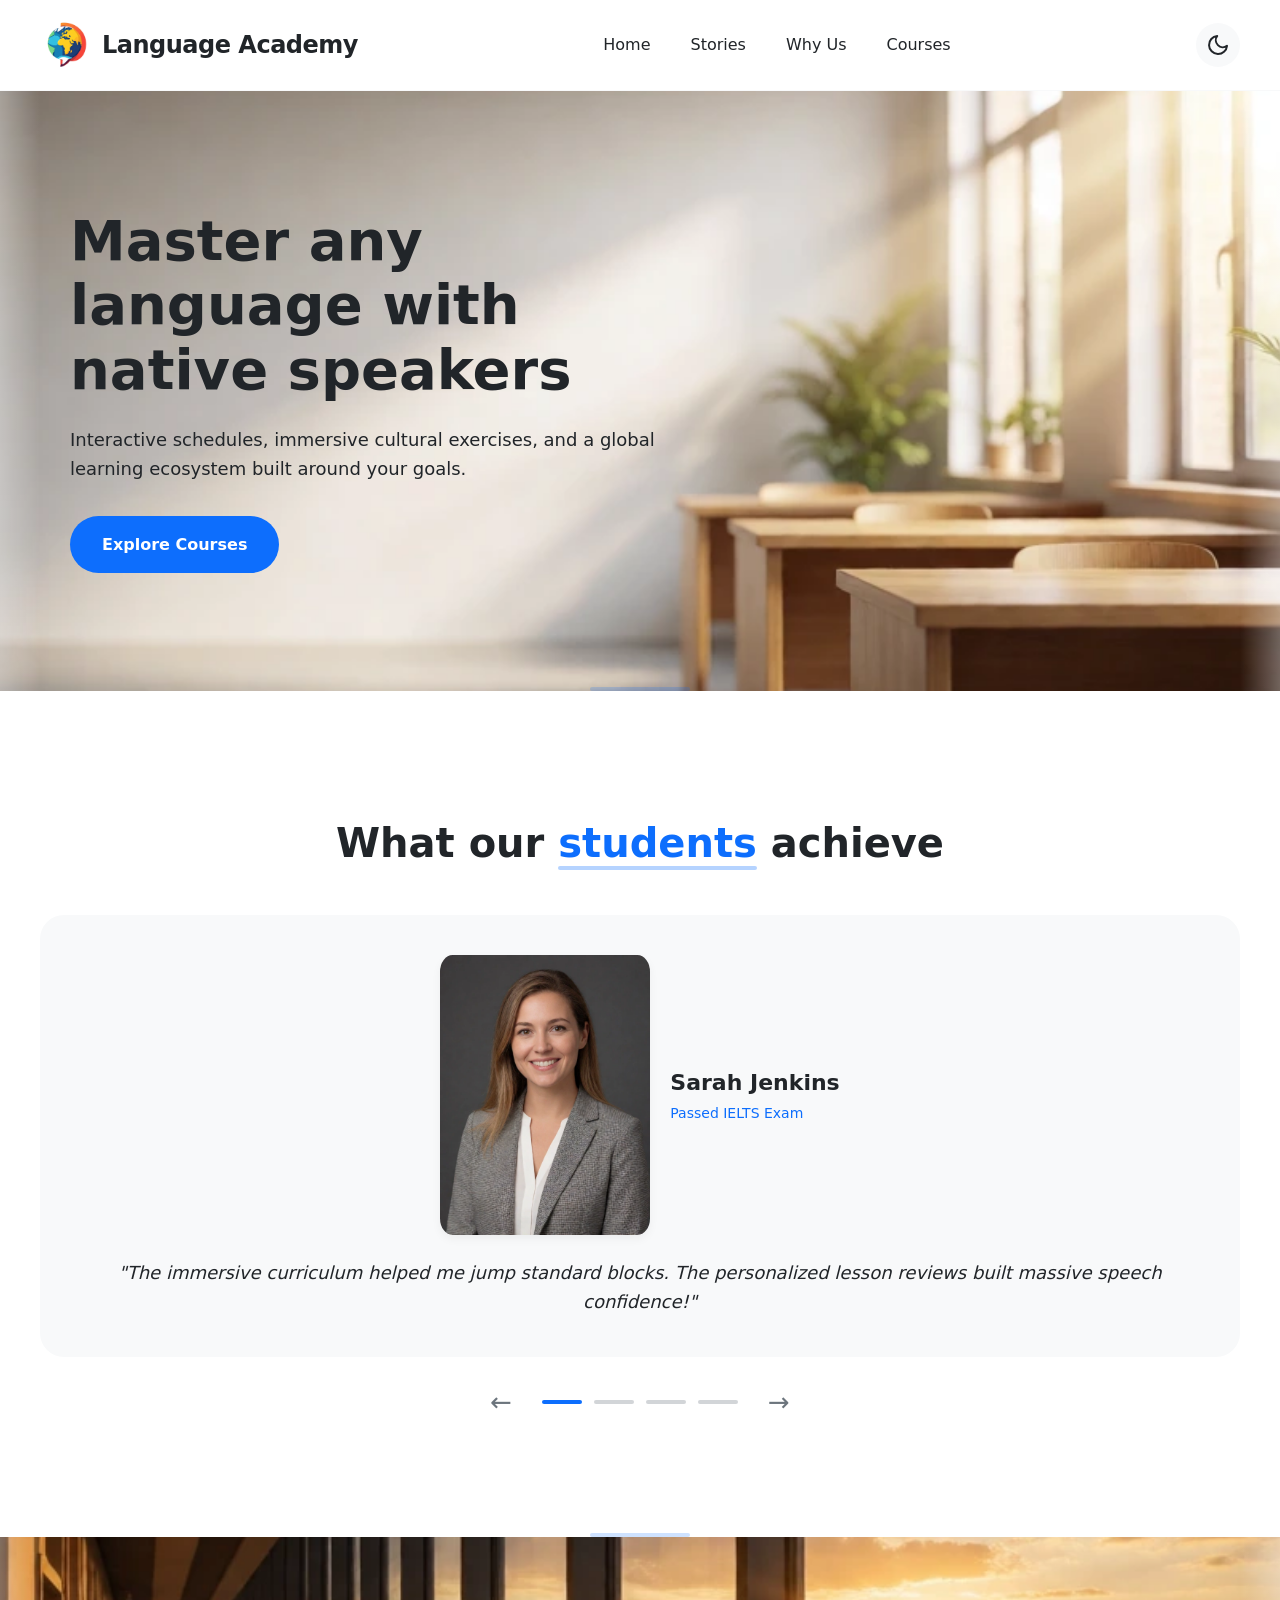
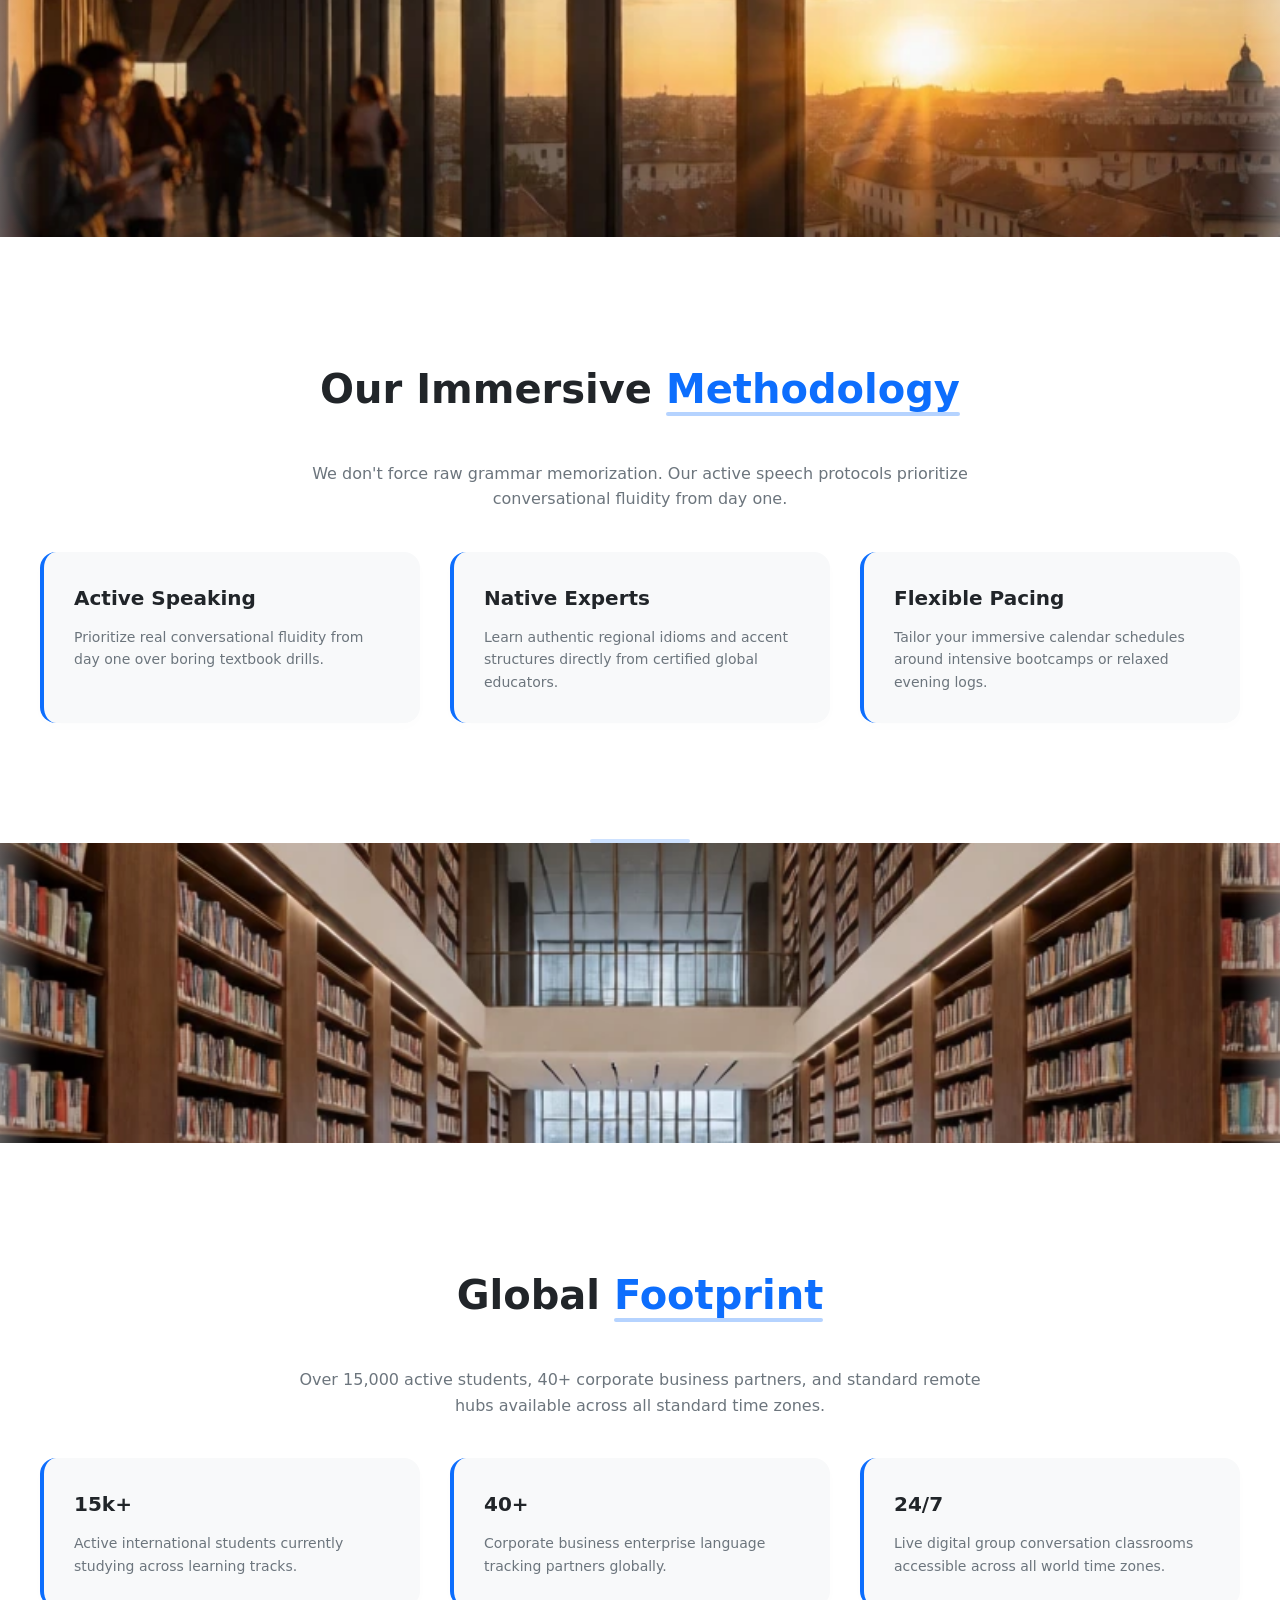
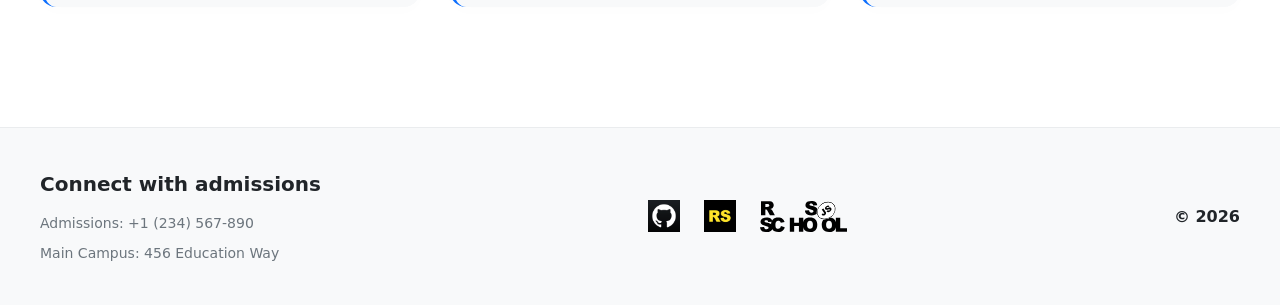
<file: language-academy/index.html>
<!DOCTYPE html>
<html lang="en" data-theme="light">
<head>
  <meta charset="UTF-8">
  <meta name="viewport" content="width=device-width, initial-scale=1.0">
  <title>Language Academy - Home</title>
  <link rel="icon" type="image/png" href="./favicon.png">
  <link rel="stylesheet" href="./css/style.css">
  <script>
    const savedTheme = localStorage.getItem('app-theme') || 'light';
    document.documentElement.setAttribute('data-theme', savedTheme);
  </script>
</head>
<body>

  <header class="header">
    <div class="container header__container">
      <a href="index.html" class="header__logo" aria-label="Language Academy Home">
        <img src="./assets/img/logo.png" alt="Language Academy logo" class="header__logo-img">
        <span class="header__logo-text">Language Academy</span>
      </a>
      
      <nav class="header__nav">
        <ul class="header__nav-list">
          <li><a href="index.html#hero" class="header__nav-link">Home</a></li>
          <li><a href="index.html#testimonials" class="header__nav-link">Stories</a></li>
          <li><a href="index.html#benefits" class="header__nav-link">Why Us</a></li>
          <li><a href="catalog.html" class="header__nav-link">Courses</a></li>
        </ul>
      </nav>

      <div class="header__controls">
        <button id="theme-btn" class="theme-toggle" aria-label="Toggle display theme">
          <svg class="theme-icon theme-icon--moon" xmlns="http://www.w3.org/2000/svg" viewBox="0 0 24 24" fill="none" stroke="currentColor" stroke-width="2" stroke-linecap="round" stroke-linejoin='round'>
            <path d="M21 12.79A9 9 0 1 1 11.21 3 7 7 0 0 0 21 12.79z"></path>
          </svg>
          <svg class="theme-icon theme-icon--sun" xmlns="http://www.w3.org/2000/svg" viewBox="0 0 24 24" fill="none" stroke="currentColor" stroke-width="2" stroke-linecap="round" stroke-linejoin="round">
            <circle cx="12" cy="12" r="5"></circle>
            <line x1="12" y1="1" x2="12" y2="3"></line>
            <line x1="12" y1="21" x2="12" y2="23"></line>
            <line x1="4.22" y1="4.22" x2="5.64" y2="5.64"></line>
            <line x1="18.36" y1="18.36" x2="19.78" y2="19.78"></line>
            <line x1="1" y1="12" x2="3" y2="12"></line>
            <line x1="21" y1="12" x2="23" y2="12"></line>
            <line x1="4.22" y1="19.78" x2="5.64" y2="18.36"></line>
            <line x1="18.36" y1="5.64" x2="19.78" y2="4.22"></line>
          </svg>
        </button>
        <button class="burger-btn burger-toggle" aria-label="Open mobile navigation menu" aria-expanded="false">
          <span class="burger-btn__line"></span>
          <span class="burger-btn__line"></span>
        </button>
      </div>
    </div>
  </header>

  <main class="main">
    
    <section id="hero" class="section hero">
      <div class="container hero__container">
        <div class="hero__content">
          <h1 class="hero__title">Master any language with native speakers</h1>
          <p class="hero__description">Interactive schedules, immersive cultural exercises, and a global learning ecosystem built around your goals.</p>
          <a href="catalog.html" class="btn btn--primary">Explore Courses</a>
        </div>
      </div>
    </section>

    <section id="testimonials" class="section slider-section">
      <div class="container slider-section__container">
        <h2 class="section-title">What our <em>students</em> achieve</h2>
        <div class="slider__track-wrapper">
          <ul class="slider__track">
            <li class="slide active">
              <article class="slide__profile">
                <img src="./assets/img/students/student-sarah.webp" alt="Sarah Jenkins" class="slide__avatar" loading="lazy">
                  <div class="slide__meta-wrapper">
                    <h3 class="slide__name">Sarah Jenkins</h3>
                    <span class="slide__meta">Passed IELTS Exam</span>
                  </div>
              </article>
              <p class="slide__text">"The immersive curriculum helped me jump standard blocks. The personalized lesson reviews built massive speech confidence!"</p>
            </li>
            <li class="slide">
              <article class="slide__profile">
                <img src="./assets/img/students/student-alejandro.webp" alt="Alejandro Gomez" class="slide__avatar" loading="lazy">
                  <div class="slide__meta-wrapper">
                    <h3 class="slide__name">Alejandro Gomez</h3>
                    <span class="slide__meta">Advanced DELE B2 Level</span>
                  </div>
              </article>
              <p class="slide__text">"Outstanding pronunciation drills. The interactive speech protocols allowed me to transition into international business roles smoothly."</p>
            </li>
            <li class="slide">
              <article class="slide__profile">
                <img src="./assets/img/students/student-yuki.webp" alt="Yuki Tanaka" class="slide__avatar" loading="lazy">
                  <div class="slide__meta-wrapper">
                    <h3 class="slide__name">Yuki Tanaka</h3>
                    <span class="slide__meta">Passed JLPT N2 Exam</span>
                  </div>
              </article>
              <p class="slide__text">"The curriculum structure is top-notch. Learning structural Kanji tokens paired with native speaker discussions built true fluency."</p>
            </li>
            <li class="slide">
              <article class="slide__profile">
                <img src="./assets/img/students/student-tomasz.webp" alt="Tomasz Kowalski" class="slide__avatar" loading="lazy">
                <div class="slide__meta-wrapper">
                  <h3 class="slide__name">Tomasz Kowalski</h3>
                  <span class="slide__meta">Passed B2 Cert Exam</span>
                </div>
              </article>
              <p class="slide__text">"The case-ending drills were incredibly structured. Transitioning from basic vocabulary phrases into full fluid dialogue felt natural and fast!"</p>
            </li>
          </ul>
        </div>
        <div class="slider__controls">
          <button class="slider__arrow slider__arrow--prev" aria-label="Previous slide">&larr;</button>
          <div class="slider__pagination">
            <span class="slider__dot active"></span>
            <span class="slider__dot"></span>
            <span class="slider__dot"></span>
            <span class="slider__dot"></span>
          </div>
          <button class="slider__arrow slider__arrow--next" aria-label="Next slide">&rarr;</button>
        </div>
      </div>
    </section>

    <div class="banner-divider-1" aria-hidden="true"></div>

    <section id="benefits" class="section benefits">
      <div class="container benefits__container">
        <h2 class="section-title">Our Immersive <em>Methodology</em></h2>
        <p class="benefits__text">We don't force raw grammar memorization. Our active speech protocols prioritize conversational fluidity from day one.</p>
        
        <div class="benefits__grid">
          <div class="feature-card">
            <h3>Active Speaking</h3>
            <p>Prioritize real conversational fluidity from day one over boring textbook drills.</p>
          </div>
          <div class="feature-card">
            <h3>Native Experts</h3>
            <p>Learn authentic regional idioms and accent structures directly from certified global educators.</p>
          </div>
          <div class="feature-card">
            <h3>Flexible Pacing</h3>
            <p>Tailor your immersive calendar schedules around intensive bootcamps or relaxed evening logs.</p>
          </div>
        </div>
      </div>
    </section>

    <div class="banner-divider-2" aria-hidden="true"></div>

    <section id="stats" class="section stats">
      <div class="container stats__container">
        <h2 class="section-title">Global <em>Footprint</em></h2>
        <p class="stats__text">Over 15,000 active students, 40+ corporate business partners, and standard remote hubs available across all standard time zones.</p>
        
        <div class="stats__grid">
          <div class="feature-card">
            <h3>15k+</h3>
            <p>Active international students currently studying across learning tracks.</p>
          </div>
          <div class="feature-card">
            <h3>40+</h3>
            <p>Corporate business enterprise language tracking partners globally.</p>
          </div>
          <div class="feature-card">
            <h3>24/7</h3>
            <p>Live digital group conversation classrooms accessible across all world time zones.</p>
          </div>
        </div>
      </div>
    </section>

  </main>

  <footer class="footer">
    <div class="container footer__container">
      <div class="footer__info">
        <h2 class="footer__title">Connect with admissions</h2>
        <a href="tel:+1234567890" class="footer__link">Admissions: +1 (234) 567-890</a>
        <a href="https://www.google.com/maps/place/Big+Ben/@51.5007325,-0.1272003,17z/data=!3m2!4b1!5s0x47d8e55e300273ad:0x64ade3f4995c75cd!4m6!3m5!1s0x487604c38c8cd1d9:0xb78f2474b9a45aa9!8m2!3d51.5007292!4d-0.1246254!16zL20vMDI2eWRj?entry=ttu&g_ep=EgoyMDI2MDkyMC4wIKXMDSoASAFQAw%3D%3D" target="_blank" rel="noopener noreferrer" class="footer__link">Main Campus: 456 Education Way</a>
      </div>
      <div class="footer-links">
        <a href="https://github.com/Yauheni-Silkou" target="_blank" rel="noopener noreferrer">
          <img src="./assets/img/footer/github-logo.png" alt="GitHub">
        </a>
        <a href="https://rs.school/courses/javascript-preschool-ru" target="_blank" rel="noopener noreferrer">
          <img src="./assets/img/footer/rs-school-logo.png" alt="RS School Preschool">
        </a>
        <a href="https://rs.school/courses/javascript" target="_blank" rel="noopener noreferrer">
          <img src="./assets/img/footer/rs-school-label.svg" alt="RS School JS Course">
        </a>
      </div>
      
      <div class="footer-year">© 2026</div>
    </div>
  </footer>
  <script src="./js/theme.js"></script>
  <script src="./js/slider.js"></script>
</body>
</html>
</file>
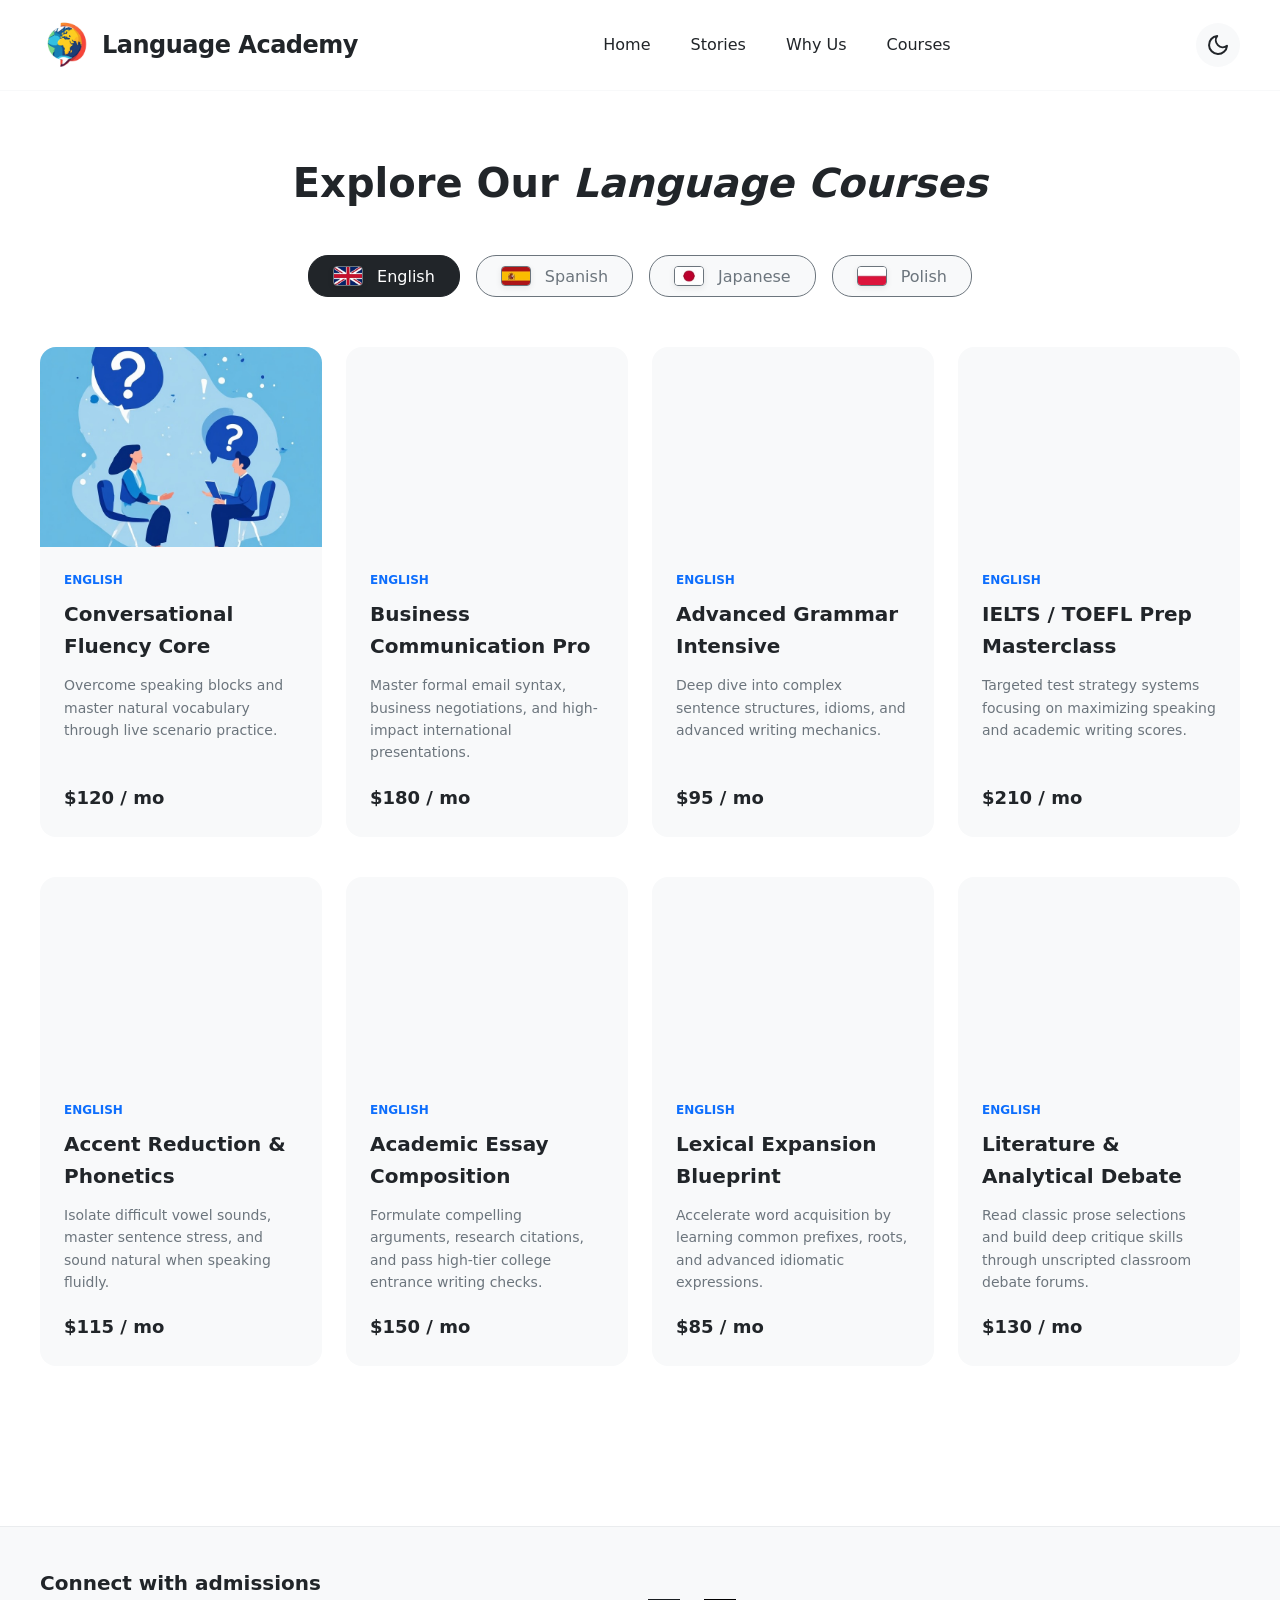
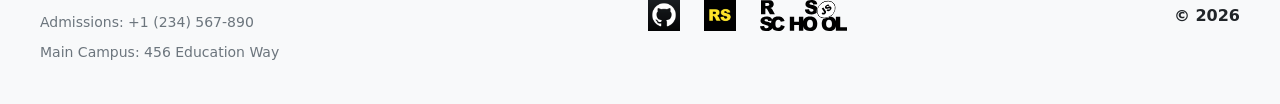
<file: language-academy/catalog.html>
<!DOCTYPE html>
<html lang="en" data-theme="light">
<head>
  <meta charset="UTF-8">
  <meta name="viewport" content="width=device-width, initial-scale=1.0">
  <title>Language Academy - Courses</title>
  <link rel="icon" type="image/png" href="./favicon.png">
  <link rel="stylesheet" href="./css/style.css">
  <script>
    const savedTheme = localStorage.getItem('app-theme') || 'light';
    document.documentElement.setAttribute('data-theme', savedTheme);
  </script>
</head>
<body>

  <header class="header">
    <div class="container header__container">
      <a href="index.html" class="header__logo" aria-label="Language Academy Home">
        <img src="./assets/img/logo.png" alt="Language Academy logo" class="header__logo-img">
        <span class="header__logo-text">Language Academy</span>
      </a>
      
      <nav class="header__nav">
        <ul class="header__nav-list">
          <li><a href="index.html#hero" class="header__nav-link">Home</a></li>
          <li><a href="index.html#testimonials" class="header__nav-link">Stories</a></li>
          <li><a href="index.html#benefits" class="header__nav-link">Why Us</a></li>
          <li><a href="catalog.html" class="header__nav-link">Courses</a></li>
        </ul>
      </nav>

      <div class="header__controls">
        <button id="theme-btn" class="theme-toggle" aria-label="Toggle display theme">
          <svg class="theme-icon theme-icon--moon" xmlns="http://www.w3.org/2000/svg" viewBox="0 0 24 24" fill="none" stroke="currentColor" stroke-width="2" stroke-linecap="round" stroke-linejoin='round'>
            <path d="M21 12.79A9 9 0 1 1 11.21 3 7 7 0 0 0 21 12.79z"></path>
          </svg>
          <svg class="theme-icon theme-icon--sun" xmlns="http://www.w3.org/2000/svg" viewBox="0 0 24 24" fill="none" stroke="currentColor" stroke-width="2" stroke-linecap="round" stroke-linejoin="round">
            <circle cx="12" cy="12" r="5"></circle>
            <line x1="12" y1="1" x2="12" y2="3"></line>
            <line x1="12" y1="21" x2="12" y2="23"></line>
            <line x1="4.22" y1="4.22" x2="5.64" y2="5.64"></line>
            <line x1="18.36" y1="18.36" x2="19.78" y2="19.78"></line>
            <line x1="1" y1="12" x2="3" y2="12"></line>
            <line x1="21" y1="12" x2="23" y2="12"></line>
            <line x1="4.22" y1="19.78" x2="5.64" y2="18.36"></line>
            <line x1="18.36" y1="5.64" x2="19.78" y2="4.22"></line>
          </svg>
        </button>
        <button class="burger-btn burger-toggle" aria-label="Open mobile navigation menu" aria-expanded="false">
          <span class="burger-btn__line"></span>
          <span class="burger-btn__line"></span>
        </button>
      </div>
    </div>
  </header>

  <main class="main">
    <section class="catalog">
      <div class="container catalog__container">
        <h1 class="catalog__title">Explore Our <em>Language Courses</em></h1>

        <div class="catalog__categories">
          <button class="category-btn active" data-category="english">
            <img class="category-btn--flag" src="./assets/img/flags/flag-uk.jpg" alt="Flag of United Kingdom">
            English
          </button>
          <button class="category-btn" data-category="spanish">
            <img class="category-btn--flag" src="./assets/img/flags/flag-spain.jpg" alt="Flag of Spain">
            Spanish
          </button>
          <button class="category-btn" data-category="japanese">
            <img class="category-btn--flag" src="./assets/img/flags/flag-japan.jpg" alt="Flag of Japan">
            Japanese
          </button>
          <button class="category-btn" data-category="polish">
            <img class="category-btn--flag" src="./assets/img/flags/flag-poland.jpg" alt="Flag of Poland">
            Polish
          </button>
        </div>

        <div class="catalog__grid"></div>
        <div class="catalog__pagination">
          <button class="btn btn--secondary" id="load-more-btn">View More Tiers</button>
        </div>

      </div>
    </section>
  </main>
  <footer class="footer">
    <div class="container footer__container">
      <div class="footer__info">
        <h2 class="footer__title">Connect with admissions</h2>
        <a href="tel:+1234567890" class="footer__link">Admissions: +1 (234) 567-890</a>
        <a href="https://www.google.com/maps/place/Big+Ben/@51.5007325,-0.1272003,17z/data=!3m2!4b1!5s0x47d8e55e300273ad:0x64ade3f4995c75cd!4m6!3m5!1s0x487604c38c8cd1d9:0xb78f2474b9a45aa9!8m2!3d51.5007292!4d-0.1246254!16zL20vMDI2eWRj?entry=ttu&g_ep=EgoyMDI2MDkyMC4wIKXMDSoASAFQAw%3D%3D" target="_blank" rel="noopener noreferrer" class="footer__link">Main Campus: 456 Education Way</a>
      </div>
      <div class="footer-links">
        <a href="https://github.com" target="_blank" rel="noopener noreferrer">
          <img src="./assets/img/footer/github-logo.png" alt="GitHub">
        </a>
        <a href="https://rs.school" target="_blank" rel="noopener noreferrer">
          <img src="./assets/img/footer/rs-school-logo.png" alt="RS School Preschool">
        </a>
        <a href="https://rs.school" target="_blank" rel="noopener noreferrer">
          <img src="./assets/img/footer/rs-school-label.svg" alt="RS School JS Course">
        </a>
      </div>
      <div class="footer-year">© 2026</div>
    </div>
  </footer>

  <div class="modal-overlay" id="course-modal">
    <div class="modal-container">
      <button class="modal-close" aria-label="Close modal window">&times;</button>
      <div id="modal-dynamic-content">
      </div>
    </div>
  </div>

  <script src="./js/theme.js"></script>
  <script src="./js/catalog.js"></script>
</body>
</html>
</file>
<file: language-academy/css/style.css>
/* --- 1. THEME DESIGN PALETTE MATRIX --- */

:root {
  --bg-primary: #ffffff;
  --bg-secondary: #f8f9fa;
  --text-main: #212529;
  --text-muted: #6c757d;
  --btn-border: #6c757d;
  --accent-color: #0d6efd;
  --accent-hover: #0b5ed7;
  --card-hover: #c4dff5;
  --transition-speed: 0.3s;
}

[data-theme="dark"] {
  --bg-primary: #121212;
  --bg-secondary: #1e1e1e;
  --text-main: #f8f9fa;
  --text-muted: #a0a0a0;
  --btn-border: #ffffff;
  --accent-color: #3985ff;
  --accent-hover: #5495ff;
  --card-hover: #041c42;
}

/* --- 2. UNIVERSAL LAYOUT RESETS --- */

* {
  box-sizing: border-box;
  margin: 0;
  padding: 0;
}

html {
  scroll-behavior: smooth;
}

body {
  background-color: var(--bg-primary);
  color: var(--text-main);
  font-family: 'Segoe UI', system-ui, -apple-system, sans-serif;
  line-height: 1.6;
  overflow-x: hidden;
  transition: background-color var(--transition-speed) ease, 
              color var(--transition-speed) ease;
}

.container {
  width: 100%;
  max-width: 1440px;
  margin: 0 auto;
  padding: 0 40px;
}

img {
  max-width: 100%;
  height: auto;
  display: block;
}

a {
  text-decoration: none;
  color: inherit;
}

button {
  cursor: pointer;
  border: none;
  background: none;
  font-family: inherit;
}

/* --- 3. HEADER LAYOUT STYLES --- */

.header {
  position: sticky;
  top: 0;
  z-index: 100;
  background-color: var(--bg-primary);
  border-bottom: 1px solid var(--bg-secondary);
}

.header__container {
  display: flex;
  justify-content: space-between;
  align-items: center;
  height: 90px;
}

.header__logo {
  display: flex;
  align-items: center;
  gap: 12px;
  font-size: 24px;
  font-weight: 700;
  letter-spacing: -0.5px;
}

.header__logo-img {
  width: 50px;
  height: 50px;
  object-fit: contain;
  border-radius: 8px;
}

.header__nav-list {
  display: flex;
  list-style: none;
  gap: 40px;
}

.header__nav-link {
  font-weight: 500;
}

.header__controls {
  display: flex;
  align-items: center;
  gap: 20px;
}

.burger-btn {
  display: none;
}

/* --- 4. INLINE SVG THEME TOGGLE CONTROL --- */

.theme-toggle {
  width: 44px;
  height: 44px;
  border-radius: 50%;
  background-color: var(--bg-secondary);
  display: flex;
  align-items: center;
  justify-content: center;
  border: none;
}

.theme-icon {
  width: 24px;
  height: 24px;
  color: var(--text-main);
}

[data-theme="light"] .theme-icon--sun { display: none; }
[data-theme="light"] .theme-icon--moon { display: block; }
[data-theme="dark"] .theme-icon--moon { display: none; }
[data-theme="dark"] .theme-icon--sun { display: block; }

/* --- 5. MAIN CONTENT LAYOUT BLOCKS --- */

.main {
  display: block;
}

.section {
  padding: 120px 0;
  position: relative;
}

.section:not(:last-of-type)::after {
  content: '';
  position: absolute;
  bottom: 0;
  left: 50%;
  transform: translateX(-50%);
  width: 100px;
  height: 4px;
  background-color: var(--accent-color);
  opacity: 0.2;
  border-radius: 2px;
}

.section-title {
  font-size: 40px;
  font-weight: 700;
  margin-bottom: 40px;
  text-align: center;
}

.section-title em {
  font-style: normal;
  color: var(--accent-color);
  position: relative;
}

.section-title em::after {
  content: '';
  position: absolute;
  bottom: -4px;
  left: 0;
  width: 100%;
  height: 4px;
  background-color: var(--accent-color);
  opacity: 0.3;
  border-radius: 2px;
}

.hero {
  width: 100%;
  height: 600px;
  display: flex;
  align-items: center;
  position: relative;
  
  background-image: linear-gradient(to right, 
                      var(--bg-primary) calc(50% - 720px), 
                      transparent calc(50% - 600px), 
                      transparent calc(50% + 600px), 
                      var(--bg-primary) calc(50% + 720px)),
                    url("../assets/img/hero-bg-light.webp");
                    
  background-repeat: no-repeat;
  background-position: center center;
  background-size: 1440px auto;
}

[data-theme="dark"] .hero {
  background-image: linear-gradient(to right, 
                      var(--bg-primary) calc(50% - 720px), 
                      transparent calc(50% - 600px), 
                      transparent calc(50% + 600px), 
                      var(--bg-primary) calc(50% + 720px)),
                    url("../assets/img/hero-bg-dark.webp");
}

.hero__container {
  display: flex;
  align-items: center;
  width: 100%;
}

.hero__content {
  max-width: 650px;
  background-color: rgba(var(--bg-primary), 0.85);
  padding: 30px;
  border-radius: 20px;
}

.hero__title {
  font-size: 56px;
  line-height: 1.15;
  margin-bottom: 24px;
}

.hero__description {
  font-size: 18px;
  color: var(--text-main);
  margin-bottom: 32px;
}

.btn {
  display: inline-flex;
  align-items: center;
  justify-content: center;
  padding: 16px 32px;
  border-radius: 30px;
  font-weight: 600;
}

.btn--primary {
  background-color: var(--accent-color);
  color: #ffffff;
}

.btn--secondary {
  border: 2px solid var(--btn-border);
  color: var(--btn-border);
  background-color: transparent;
}

.slider__track-wrapper {
  width: 100%;
  overflow: hidden;
  border-radius: 24px;
}

.slider__track {
  display: flex;
  width: 100%;
  list-style-type: none;
  transition: transform 0.5s cubic-bezier(0.25, 0.46, 0.45, 0.94);
}

.slide {
  flex: 0 0 100%;
  width: 100%;
  background-color: var(--bg-secondary);
  padding: 40px;
  text-align: center;
}

.slide__profile {
  display: flex;
  flex-direction: row;
  align-items: center;
  justify-content: center;
  gap: 20px;
  margin-bottom: 24px;
}

.slide__avatar {
  width: 210px;
  height: 280px;
  border-radius: 6%;
  object-fit: cover;
  box-shadow: 0 4px 10px rgba(0, 0, 0, 0.05);
}

.slide__meta-wrapper {
  text-align: left;
}

.slide__name {
  display: block;
  font-size: 22px;
  font-weight: 700;
  margin-bottom: 2px;
}

.slide__meta {
  font-size: 14px;
  color: var(--accent-color);
  display: block;
}

.slide__text {
  font-size: 18px;
  font-style: italic;
}

.slider__arrow {
  color: var(--text-muted);
  font-size: 26px;
}

.slider__arrow:hover {
  color: var(--text-main);
}

.slider__controls {
  display: flex;
  justify-content: center;
  align-items: center;
  gap: 30px;
  margin-top: 30px;
}

.slider__pagination {
  display: flex;
  gap: 12px;
}

.slider__dot {
  width: 40px;
  height: 4px;
  background-color: var(--text-muted);
  opacity: 0.3;
  border-radius: 2px;
}

.slider__dot.active {
  opacity: 1;
  background-color: var(--accent-color);
}


.category-btn {
  display: flex;
  align-items: center;
  justify-content: center;
  
  flex-direction: row;
  gap: 14px;
  padding: 12px 24px;
  
  background-color: var(--bg-secondary);
  border: 1px solid var(--btn-border);
  border-radius: 16px;
  color: var(--text-main);
  font-weight: 600;
  font-size: 16px;
  cursor: pointer;
  transition: all var(--transition-speed) ease;
}

.category-btn--flag {
  width: 30px;
  height: 20px;
  object-fit: cover;
  border: 1px solid var(--text-muted);
  border-radius: 4px;
  box-shadow: 0 2px 6px rgba(0, 0, 0, 0.08);
  transition: transform var(--transition-speed) ease;
}

.category-btn:hover .category-btn--flag {
  transform: scale(1.04);
}

@media (max-width: 635px) {
  .category-btn {
    flex-direction: column;
    gap: 8px;
    padding: 16px 20px;
  }
}

.banner-divider-1,
.banner-divider-2 {
  width: 100%;
  height: 300px;
  position: relative;
  background-repeat: no-repeat;
  background-position: center center;
  background-size: 1440px auto;
  transition: background-image var(--transition-speed) ease, height var(--transition-speed) ease;
}

.banner-divider-1 {
  background-image: linear-gradient(to right, 
                      var(--bg-primary) calc(50% - 720px), 
                      transparent calc(50% - 600px), 
                      transparent calc(50% + 600px), 
                      var(--bg-primary) calc(50% + 720px)),
                    url("../assets/img/photo-divider-1.webp");
}

[data-theme="dark"] .banner-divider-1 {
  background-image: linear-gradient(to right, 
                      var(--bg-primary) calc(50% - 720px), 
                      rgba(18, 18, 18, 0.35) calc(50% - 600px), 
                      rgba(18, 18, 18, 0.35) calc(50% + 600px), 
                      var(--bg-primary) calc(50% + 720px)),
                    url("../assets/img/photo-divider-1.webp");
}

.banner-divider-2 {
  background-image: linear-gradient(to right, 
                      var(--bg-primary) calc(50% - 720px), 
                      transparent calc(50% - 600px), 
                      transparent calc(50% + 600px), 
                      var(--bg-primary) calc(50% + 720px)),
                    url("../assets/img/photo-divider-2.webp");
}

[data-theme="dark"] .banner-divider-2 {
  background-image: linear-gradient(to right, 
                      var(--bg-primary) calc(50% - 720px), 
                      rgba(18, 18, 18, 0.35) calc(50% - 600px), 
                      rgba(18, 18, 18, 0.35) calc(50% + 600px), 
                      var(--bg-primary) calc(50% + 720px)),
                    url("../assets/img/photo-divider-2.webp");
}


@media (max-width: 768px) {
  .banner-divider-1,
  .banner-divider-2 {
    height: 200px;
    background-size: 720px auto;
  }

  .banner-divider-1 {
    background-image: linear-gradient(to right, 
                        var(--bg-primary) calc(50% - 360px), 
                        transparent calc(50% - 300px), 
                        transparent calc(50% + 300px), 
                        var(--bg-primary) calc(50% + 360px)),
                      url("../assets/img/photo-divider-1.webp");
  }

  [data-theme="dark"] .banner-divider-1 {
    background-image: linear-gradient(to right, 
                        var(--bg-primary) calc(50% - 360px), 
                        rgba(18, 18, 18, 0.35) calc(50% - 300px), 
                        rgba(18, 18, 18, 0.35) calc(50% + 300px), 
                        var(--bg-primary) calc(50% + 360px)),
                      url("../assets/img/photo-divider-1.webp");
  }

  .banner-divider-2 {
    background-image: linear-gradient(to right, 
                        var(--bg-primary) calc(50% - 360px), 
                        transparent calc(50% - 300px), 
                        transparent calc(50% + 300px), 
                        var(--bg-primary) calc(50% + 360px)),
                      url("../assets/img/photo-divider-2.webp");
  }

  [data-theme="dark"] .banner-divider-2 {
    background-image: linear-gradient(to right, 
                        var(--bg-primary) calc(50% - 360px), 
                        rgba(18, 18, 18, 0.35) calc(50% - 300px), 
                        rgba(18, 18, 18, 0.35) calc(50% + 300px), 
                        var(--bg-primary) calc(50% + 360px)),
                      url("../assets/img/photo-divider-2.webp");
  }
}

@media (max-width: 380px) {
  .banner-divider-1,
  .banner-divider-2 {
    height: 120px;
  }
}

.benefits__text, .stats__text {
  text-align: center;
  max-width: 700px;
  margin: 0 auto 40px;
  color: var(--text-muted);
}

.benefits__grid, .stats__grid {
  display: grid;
  grid-template-columns: repeat(3, 1fr);
  gap: 30px;
}

.feature-card {
  background-color: var(--bg-secondary);
  padding: 30px;
  border-radius: 16px;
  border-left: 4px solid var(--accent-color);
  box-shadow: 0 4px 15px rgba(0, 0, 0, 0.01);
}

.feature-card h3 {
  margin-bottom: 12px;
  font-size: 20px;
}

.feature-card p {
  color: var(--text-muted);
  font-size: 14px;
}

/* --- 6. CATALOG PAGES CARD GRID --- */

.catalog {
  padding: 60px 0 100px;
}

.catalog__title {
  font-size: 40px;
  text-align: center;
  margin-bottom: 40px;
}

.catalog__categories {
  display: flex;
  justify-content: center;
  gap: 16px;
  margin-bottom: 50px;
}

.category-btn {
  padding: 10px 24px;
  border: 1px solid var(--btn-border);
  border-radius: 20px;
  font-weight: 500;
  color: var(--btn-border);
}

.category-btn.active {
  background-color: var(--text-main);
  color: var(--bg-primary);
  border-color: var(--text-main);
}

.catalog__grid {
  display: grid;
  grid-template-columns: repeat(4, 1fr);
  gap: 40px 24px;
  margin-bottom: 60px;
}

.card {
  background-color: var(--bg-secondary);
  border-radius: 16px;
  overflow: hidden;
  display: flex;
  flex-direction: column;
}

.card__img-wrapper img {
  width: 100%;
  height: 200px;
  object-fit: cover;
}

.card__content {
  padding: 24px;
  display: flex;
  flex-direction: column;
  flex-grow: 1;
}

.card__tag {
  font-size: 12px;
  font-weight: 700;
  text-transform: uppercase;
  color: var(--accent-color);
  margin-bottom: 8px;
}

.card__title {
  display: block;
  font-size: 20px;
  margin-bottom: 12px;
  font-weight: 700;
}

.card__desc {
  font-size: 14px;
  color: var(--text-muted);
  margin-bottom: 20px;
  flex-grow: 1;
}

.card__footer {
  font-weight: 700;
  font-size: 18px;
}

.catalog__pagination {
  display: flex;
  justify-content: center;
}

/* --- 7. UNIFORM INTEGRATED FOOTER --- */

.footer {
  background-color: var(--bg-secondary);
  padding: 40px 0;
  border-top: 1px solid rgba(108, 117, 125, 0.1);
}

.footer__container {
  display: flex;
  justify-content: space-between;
  align-items: center;
  flex-wrap: wrap;
  gap: 30px;
}

.footer__info {
  display: flex;
  flex-direction: column;
  gap: 8px;
}

.footer__title {
  font-size: 20px;
  margin-bottom: 4px;
}

.footer__link {
  font-size: 14px;
  color: var(--text-muted);
}

.footer-links {
  display: flex;
  align-items: center;
  gap: 24px;
}

.footer-links img {
  height: 32px;
  width: auto;
}

.footer-year {
  font-size: 16px;
  font-weight: 600;
}

/* --- 8. HOVER TRANSFORMATIONS --- */

.header__nav-link,
.theme-toggle,
.burger-toggle,
.btn,
.category-btn,
.card,
.footer__link,
.footer-links a {
  transition: transform 0.25s cubic-bezier(0.25, 0.46, 0.45, 0.94),
              background-color 0.25s ease,
              color 0.25s ease,
              box-shadow 0.25s ease,
              opacity 0.25s ease;
}

.header__nav-link:hover {
  color: var(--accent-color);
  opacity: 0.85;
}

.theme-toggle:hover,
.burger-toggle:hover {
  background-color: var(--text-main);
}

.theme-toggle:hover .theme-icon {
  color: var(--bg-primary);
  transform: rotate(15deg);
}

.burger-toggle:hover .burger-btn__line {
  background-color: var(--bg-primary);
}

.btn--primary:hover {
  background-color: var(--accent-hover);
  transform: translateY(-2px);
  box-shadow: 0 4px 12px rgba(13, 110, 253, 0.25);
}

.btn--primary:active { transform: translateY(0); }

.btn--secondary:hover {
  background-color: var(--text-main);
  color: var(--bg-primary);
  border-color: var(--text-main);
  transform: translateY(-2px);
}

.btn--secondary:active { transform: translateY(0); }

.category-btn:hover:not(.active) {
  background-color: var(--bg-secondary);
  border-color: var(--text-main);
  color: var(--text-main);
}

.card:hover {
  background-color: var(--card-hover);
  transform: translateY(-6px);
  box-shadow: 0 12px 24px rgba(0, 0, 0, 0.08);
}

[data-theme="dark"] .card:hover {
  box-shadow: 0 12px 24px rgba(0, 0, 0, 0.35);
}

.footer__link:hover {
  color: var(--accent-color);
  text-decoration: underline;
}

.footer-links a:hover {
  transform: scale(1.1);
  opacity: 0.8;
}

/* --- 9. RESPONSIVE MEDIA BREAKPOINTS (OVERLAP-PROOF FIXED MATRIX) --- */

@media (max-width: 1200px) {
  .catalog__grid {
    grid-template-columns: repeat(3, 1fr);
    gap: 24px;
  }
}

@media (max-width: 768px) {
  .container { 
    padding: 0 24px; 
  }
  
.header__nav { 
    display: block; 
    position: fixed;
    top: 90px;
    left: 100%; 
    width: 100%;
    height: calc(100vh - 90px);
    background-color: var(--bg-primary);
    z-index: 99;
    transition: left var(--transition-speed) ease-in-out; 
    padding: 40px;
  }
  
  .header__nav.open {
    left: 0; 
  }

  .header__nav-list {
    flex-direction: column;
    align-items: center;
    gap: 40px;
    margin-top: 40px;
  }

  .header__nav-link {
    font-size: 32px; 
  }
  
  .header__controls {
    gap: 16px;
  }

  .burger-btn {
    display: flex;
    flex-direction: column;
    justify-content: center;
    gap: 6px;
    width: 44px;
    height: 44px;
    border-radius: 50%;
    background-color: var(--bg-secondary);
    align-items: center;
    transition: transform 0.25s var(--transition-speed) ease;
  }

.burger-btn__line {
    width: 24px;
    height: 2px;
    background-color: var(--text-main);
    border-radius: 2px;
    display: block;
    transition: transform var(--transition-speed) ease, background-color var(--transition-speed) ease;
  }

  .burger-btn.open .burger-btn__line:nth-child(1) {
    transform: translateY(4px) rotate(45deg);
  }

  .burger-btn.open .burger-btn__line:nth-child(2) {
    transform: translateY(-4px) rotate(-45deg);
  }
  
  .hero {
    background-image: url("../assets/img/hero-bg-light.webp");
    background-position: center bottom;
    background-size: cover;
    min-height: auto;
  }
  
  [data-theme="dark"] .hero {
    background-image: url("../assets/img/hero-bg-dark.webp");
  }
  
  .hero__container {
    grid-template-columns: 1fr;
    text-align: center;
  }
  
  .hero__content { 
    max-width: 100%; 
    margin: 0 auto;
  }
  
  .hero__title { 
    font-size: 38px; 
  }

  .slide__profile {
    flex-direction: column;
  }
  
  .benefits__grid, 
  .stats__grid {
    grid-template-columns: 1fr;
    gap: 24px;
  }
  
  .feature-card {
    width: 100%;
    border-left: 4px solid var(--accent-color);
  }
  
  .catalog__grid {
    grid-template-columns: repeat(2, 1fr);
    gap: 30px 20px;
  }
  
  .footer__container {
    flex-direction: column;
    text-align: center;
    align-items: center;
    gap: 24px;
  }

  .footer__info { 
    align-items: center; 
  }
}

@media (max-width: 480px) {
  .catalog__grid {
    grid-template-columns: 1fr;
    gap: 24px;
  }

  .catalog__categories {
    display: grid;
    grid-template-columns: repeat(2, 1fr);
    gap: 8px;
  }
}

/* --- 10. INTERACTIVE CENTRAL MODAL SHELL STYLES --- */

.modal-overlay {
  position: fixed;
  top: 0;
  left: 0;
  width: 100vw;
  height: 100vh;
  background-color: rgba(0, 0, 0, 0.6);
  backdrop-filter: blur(4px);
  z-index: 200;
  display: flex;
  align-items: center;
  justify-content: center;
  opacity: 0;
  pointer-events: none;
  transition: opacity var(--transition-speed) ease-in-out;
}

.modal-overlay.open {
  opacity: 1;
  pointer-events: auto;
}

.modal-container {
  background-color: var(--bg-primary);
  color: var(--text-main);
  width: 90%;
  max-width: 650px;
  padding: 40px;
  border-radius: 24px;
  position: relative;
  box-shadow: 0 20px 50px rgba(0, 0, 0, 0.3);
  transform: translateY(-20px);
  transition: transform var(--transition-speed) ease-in-out;
}

.modal-overlay.open .modal-container {
  transform: translateY(0);
}

.modal-close {
  position: absolute;
  top: 20px;
  right: 24px;
  font-size: 32px;
  line-height: 1;
  color: var(--text-muted);
  transition: color var(--transition-speed) ease;
}

.modal-close:hover {
  color: var(--text-main);
}

.modal-body-wrapper {
  display: grid;
  grid-template-columns: 220px 1fr;
  gap: 30px;
  align-items: start;
}

.modal__img-wrapper img {
  width: 220px;
  height: 220px;
  object-fit: cover;
  border-radius: 16px;
  box-shadow: 0 4px 15px rgba(0, 0, 0, 0.05);
}

.modal__details {
  display: flex;
  flex-direction: column;
  gap: 14px;
}

.modal__meta-group {
  display: flex;
  flex-direction: column;
  gap: 6px;
  background-color: var(--bg-secondary);
  padding: 16px;
  border-radius: 12px;
  font-size: 14px;
}

.modal__meta-item strong {
  color: var(--accent-color);
}

@media (max-width: 768px) {
  .modal-body-wrapper {
    grid-template-columns: 1fr;
    gap: 14px;
    justify-items: center;
  }

  .modal__img-wrapper img {
    width: 120px;
    height: 120px;
  }
}

@media (max-width: 480px) {
  .modal__img-wrapper img {
    display: none;
  }
}


.modal-title {
  font-size: 28px;
  font-weight: 700;
  line-height: 1.2;
}

.modal-desc {
  font-size: 15px;
  color: var(--text-muted);
}

/* --- 11. INTERACTIVE MODAL PARAMETER OPTIONS STYLES --- */

.modal__options-group {
  display: flex;
  flex-direction: column;
  gap: 10px;
  margin-top: 4px;
}

.modal__options-label {
  font-size: 12px;
  font-weight: 600;
  color: var(--text-muted);
}

.modal__options-row {
  display: flex;
  flex-direction: column;
  gap: 10px;
  align-items: flex-start;
}

.modal__option-btn {
  padding: 6px 20px;
  border: 1px solid var(--btn-border);
  border-radius: 20px;
  font-size: 12px;
  font-weight: 500;
  color: var(--text-main);
  background-color: transparent;
  width: 100%;
  max-width: 320px;
  text-align: left;
  transition: all var(--transition-speed) ease;
}

.modal__option-btn.active {
  background-color: var(--accent-color);
  color: #ffffff;
  border-color: var(--accent-color);
  box-shadow: 0 4px 10px rgba(13, 110, 253, 0.2);
}

.modal__option-btn:hover:not(.active) {
  border-color: var(--accent-color);
  color: var(--accent-color);
}
</file>
